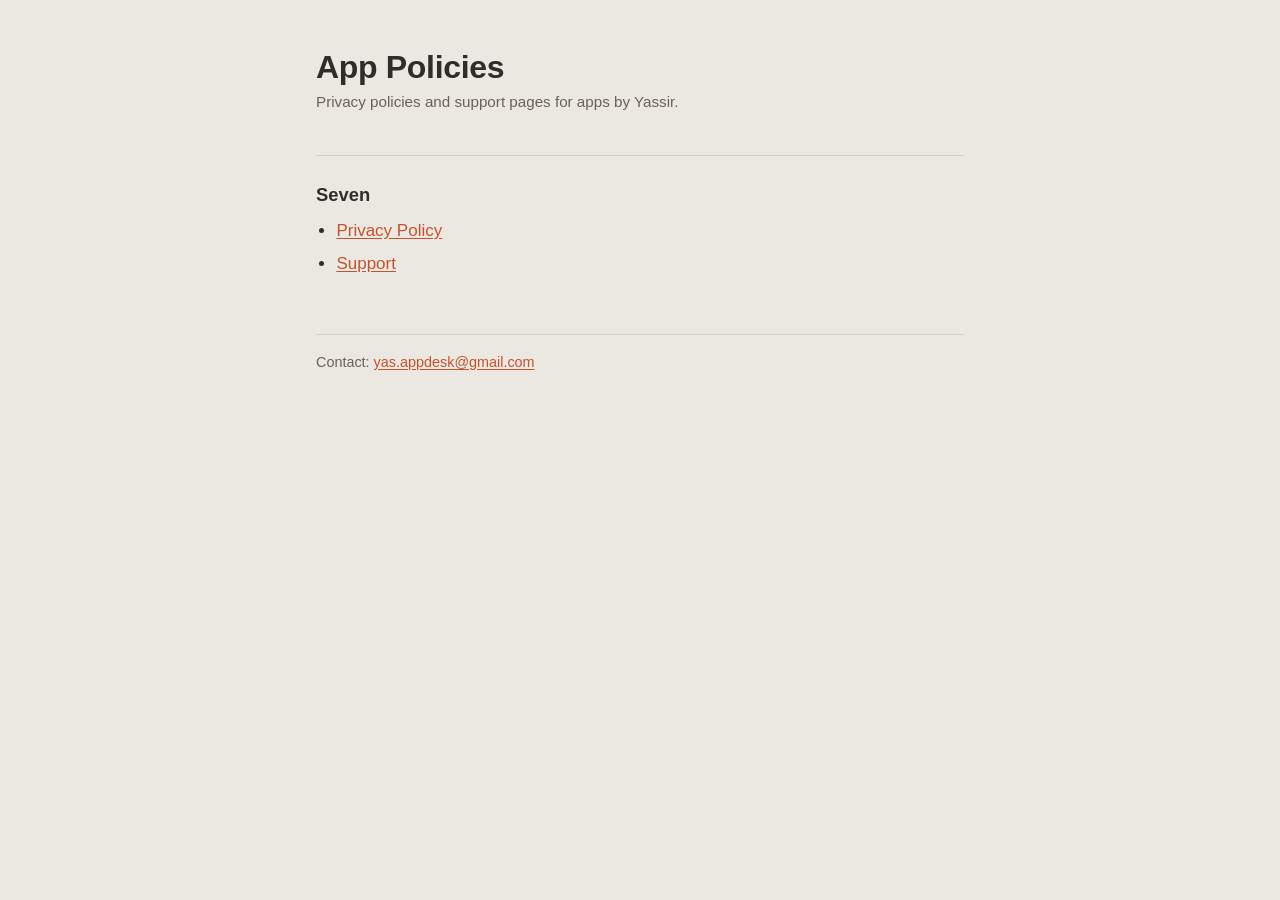
<file: index.html>
<!doctype html>
<html lang="en">
<head>
<meta charset="utf-8">
<meta name="viewport" content="width=device-width, initial-scale=1">
<title>App Policies</title>
<link rel="stylesheet" href="style.css">
</head>
<body>
<main>
<h1>App Policies</h1>
<p class="meta">Privacy policies and support pages for apps by Yassir.</p>
<h2>Seven</h2>
<ul>
  <li><a href="seven/privacy.html">Privacy Policy</a></li>
  <li><a href="seven/support.html">Support</a></li>
</ul>
<footer>Contact: <a href="mailto:yas.appdesk@gmail.com">yas.appdesk@gmail.com</a></footer>
</main>
</body>
</html>
</file>
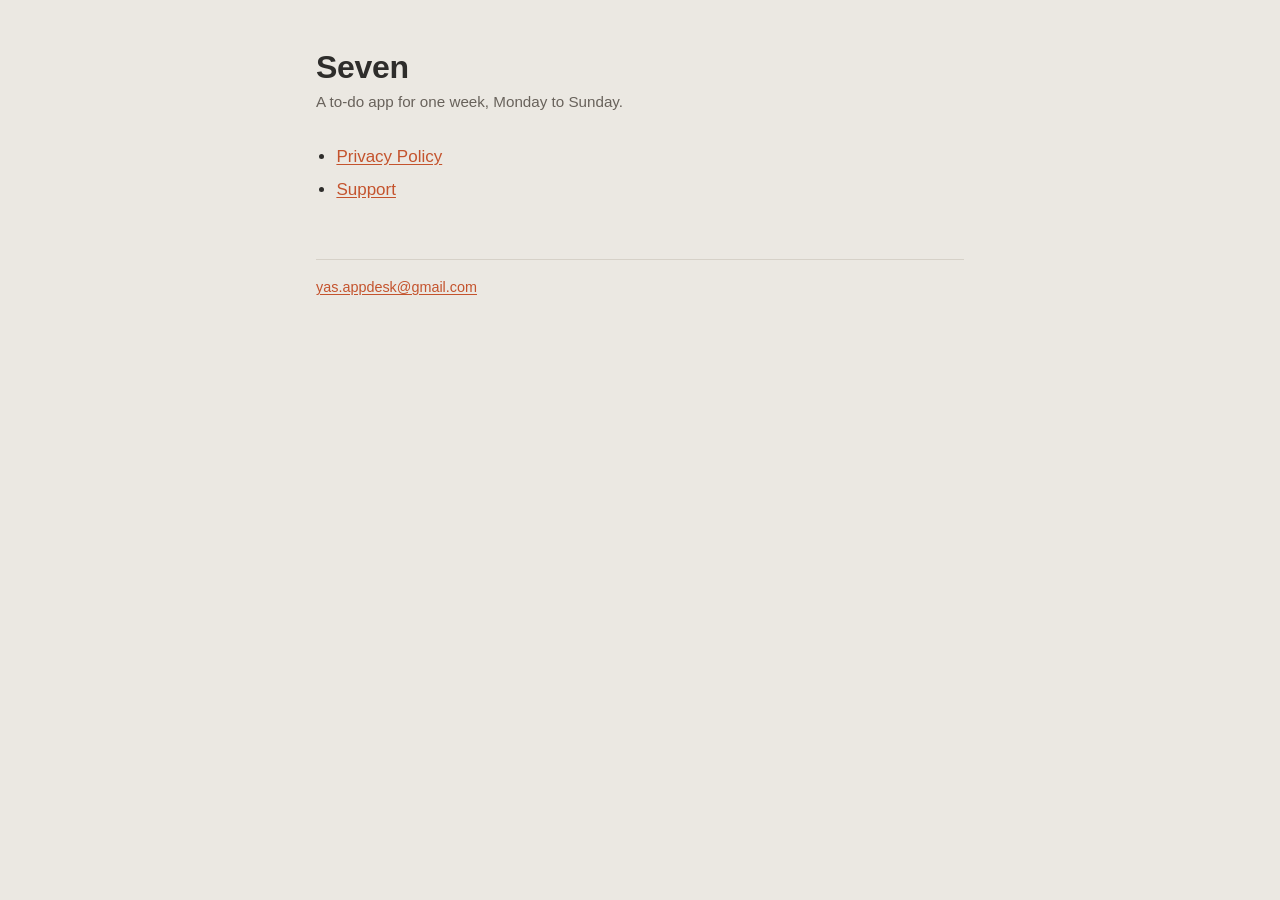
<file: seven/index.html>
<!doctype html>
<html lang="en">
<head>
<meta charset="utf-8">
<meta name="viewport" content="width=device-width, initial-scale=1">
<title>Seven</title>
<meta name="description" content="Seven, a to-do app for one week: policies and support.">
<link rel="stylesheet" href="../style.css">
</head>
<body>
<main>
<h1>Seven</h1>
<p class="meta">A to-do app for one week, Monday to Sunday.</p>
<ul>
  <li><a href="privacy.html">Privacy Policy</a></li>
  <li><a href="support.html">Support</a></li>
</ul>
<footer><a href="mailto:yas.appdesk@gmail.com">yas.appdesk@gmail.com</a></footer>
</main>
</body>
</html>
</file>
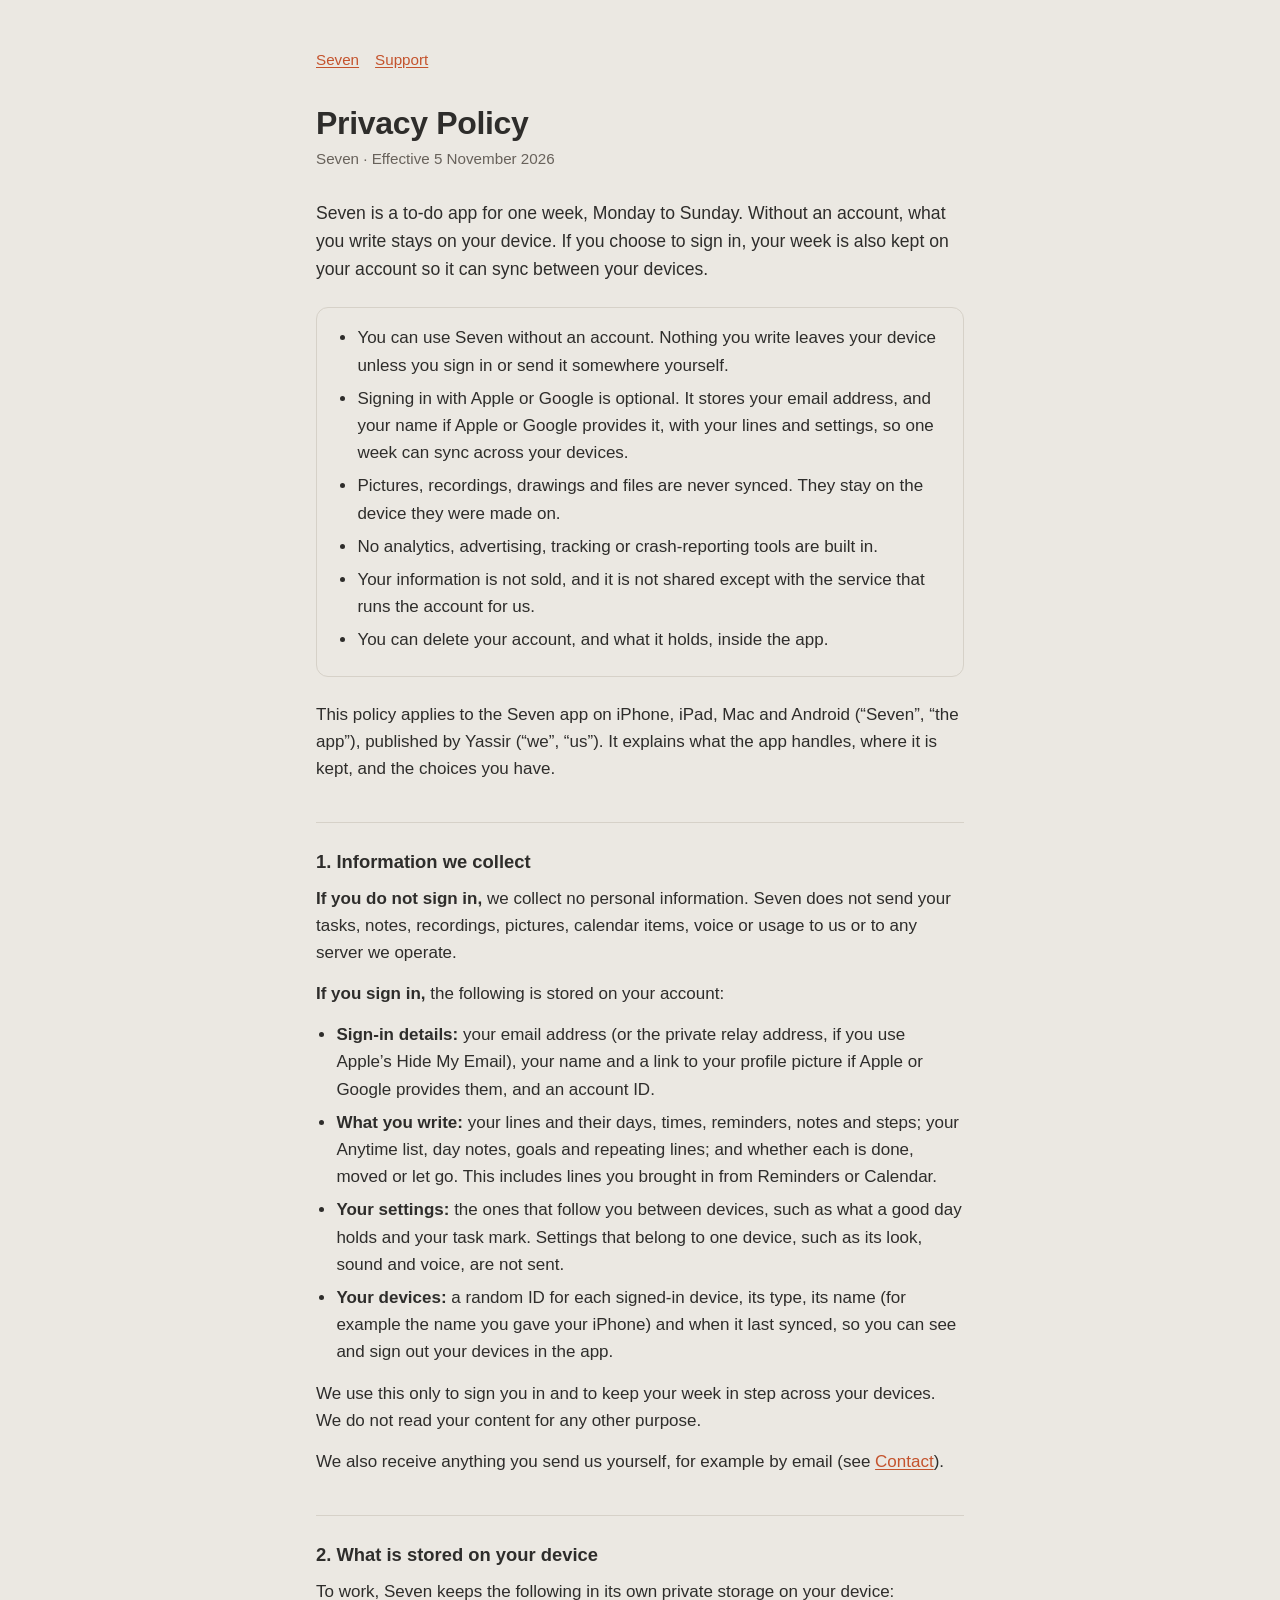
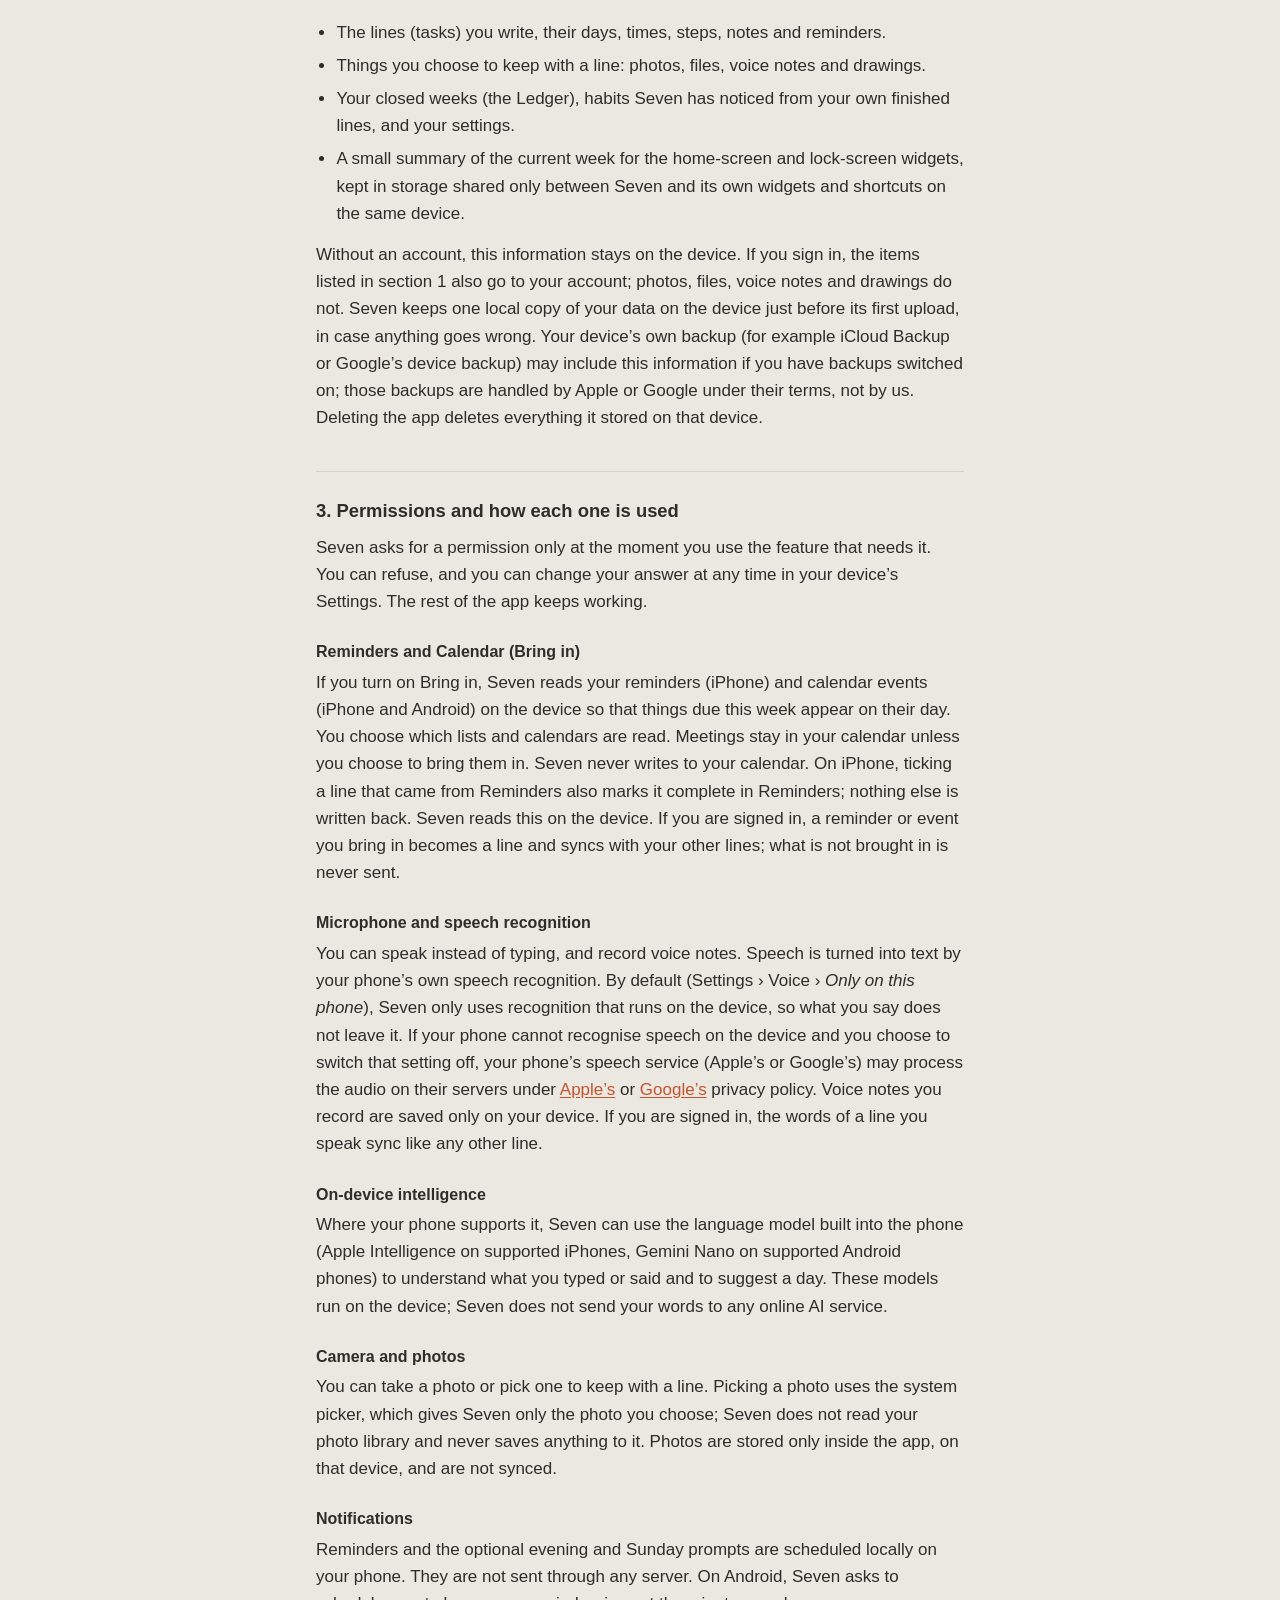
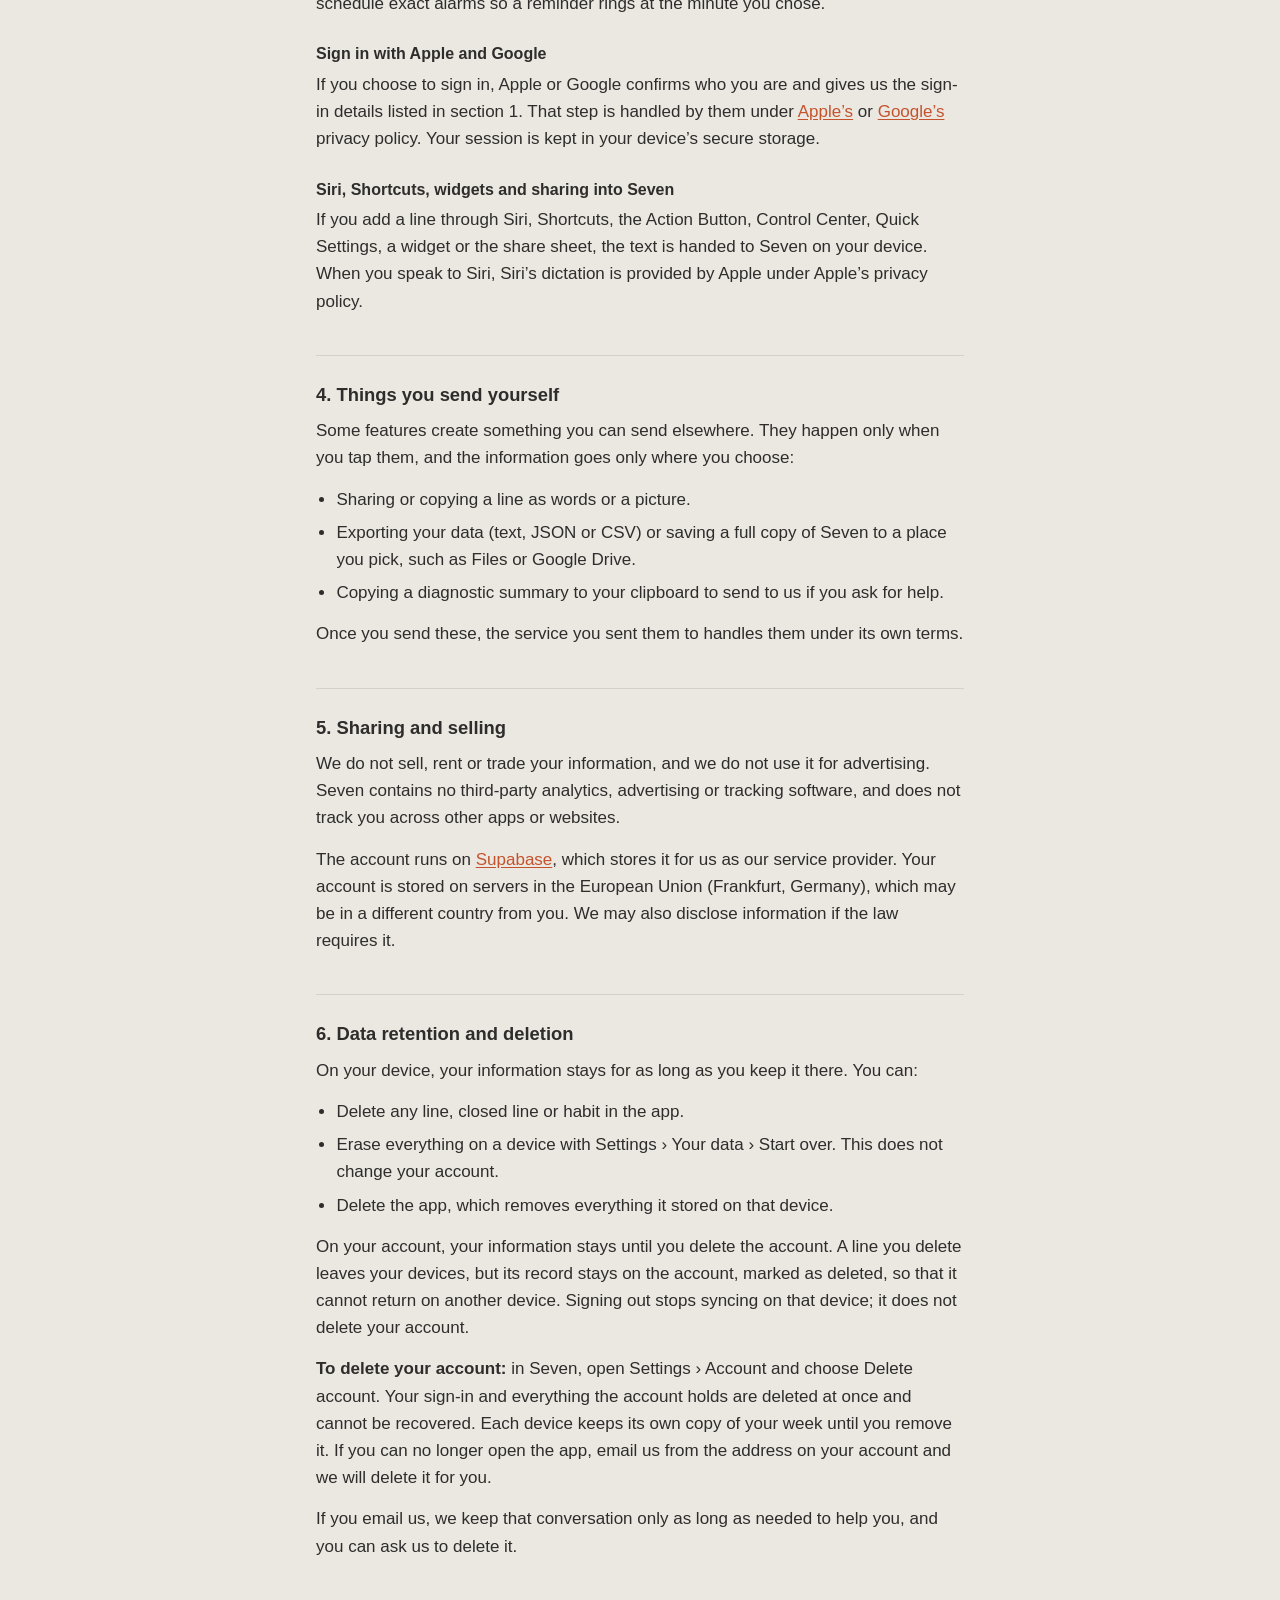
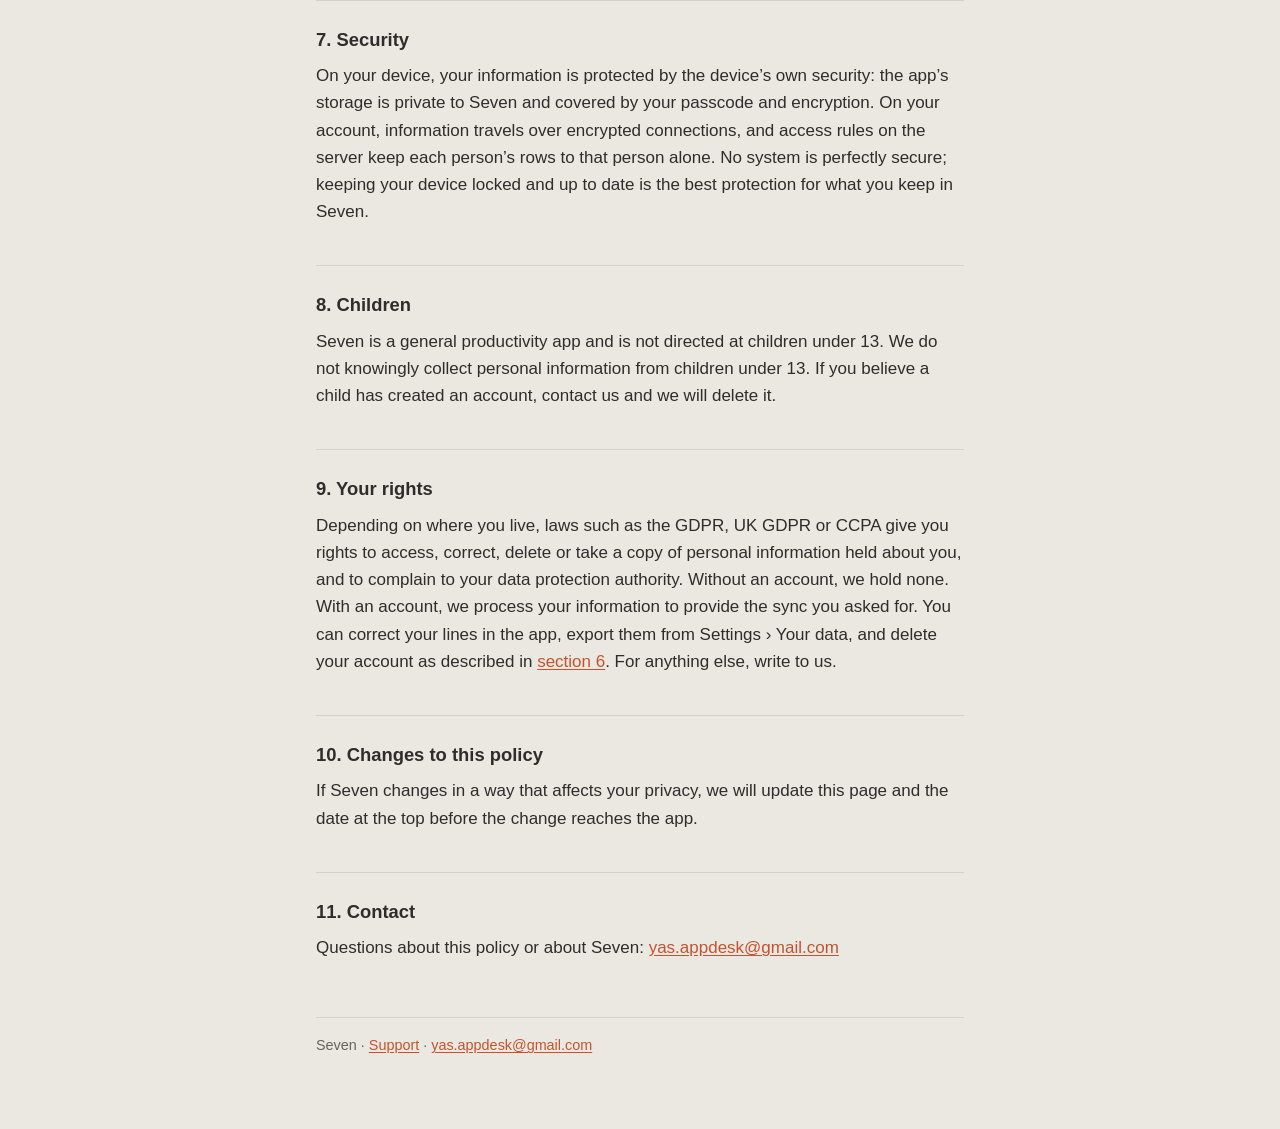
<file: seven/privacy.html>
<!doctype html>
<html lang="en">
<head>
<meta charset="utf-8">
<meta name="viewport" content="width=device-width, initial-scale=1">
<title>Seven Privacy Policy</title>
<meta name="description" content="How the Seven app handles your information: on your device by default, on your account only if you sign in.">
<link rel="stylesheet" href="../style.css">
</head>
<body>
<main>
<nav><a href="./">Seven</a><a href="support.html">Support</a></nav>

<h1>Privacy Policy</h1>
<p class="meta">Seven · Effective 5 November 2026</p>

<p class="lede">Seven is a to-do app for one week, Monday to Sunday. Without an account, what you write stays on your device. If you choose to sign in, your week is also kept on your account so it can sync between your devices.</p>

<div class="summary">
<ul>
  <li>You can use Seven without an account. Nothing you write leaves your device unless you sign in or send it somewhere yourself.</li>
  <li>Signing in with Apple or Google is optional. It stores your email address, and your name if Apple or Google provides it, with your lines and settings, so one week can sync across your devices.</li>
  <li>Pictures, recordings, drawings and files are never synced. They stay on the device they were made on.</li>
  <li>No analytics, advertising, tracking or crash-reporting tools are built in.</li>
  <li>Your information is not sold, and it is not shared except with the service that runs the account for us.</li>
  <li>You can delete your account, and what it holds, inside the app.</li>
</ul>
</div>

<p>This policy applies to the Seven app on iPhone, iPad, Mac and Android (“Seven”, “the app”), published by Yassir (“we”, “us”). It explains what the app handles, where it is kept, and the choices you have.</p>

<h2>1. Information we collect</h2>
<p><strong>If you do not sign in,</strong> we collect no personal information. Seven does not send your tasks, notes, recordings, pictures, calendar items, voice or usage to us or to any server we operate.</p>
<p><strong>If you sign in,</strong> the following is stored on your account:</p>
<ul>
  <li><strong>Sign-in details:</strong> your email address (or the private relay address, if you use Apple’s Hide My Email), your name and a link to your profile picture if Apple or Google provides them, and an account ID.</li>
  <li><strong>What you write:</strong> your lines and their days, times, reminders, notes and steps; your Anytime list, day notes, goals and repeating lines; and whether each is done, moved or let go. This includes lines you brought in from Reminders or Calendar.</li>
  <li><strong>Your settings:</strong> the ones that follow you between devices, such as what a good day holds and your task mark. Settings that belong to one device, such as its look, sound and voice, are not sent.</li>
  <li><strong>Your devices:</strong> a random ID for each signed-in device, its type, its name (for example the name you gave your iPhone) and when it last synced, so you can see and sign out your devices in the app.</li>
</ul>
<p>We use this only to sign you in and to keep your week in step across your devices. We do not read your content for any other purpose.</p>
<p>We also receive anything you send us yourself, for example by email (see <a href="#contact">Contact</a>).</p>

<h2>2. What is stored on your device</h2>
<p>To work, Seven keeps the following in its own private storage on your device:</p>
<ul>
  <li>The lines (tasks) you write, their days, times, steps, notes and reminders.</li>
  <li>Things you choose to keep with a line: photos, files, voice notes and drawings.</li>
  <li>Your closed weeks (the Ledger), habits Seven has noticed from your own finished lines, and your settings.</li>
  <li>A small summary of the current week for the home-screen and lock-screen widgets, kept in storage shared only between Seven and its own widgets and shortcuts on the same device.</li>
</ul>
<p>Without an account, this information stays on the device. If you sign in, the items listed in section 1 also go to your account; photos, files, voice notes and drawings do not. Seven keeps one local copy of your data on the device just before its first upload, in case anything goes wrong. Your device’s own backup (for example iCloud Backup or Google’s device backup) may include this information if you have backups switched on; those backups are handled by Apple or Google under their terms, not by us. Deleting the app deletes everything it stored on that device.</p>

<h2>3. Permissions and how each one is used</h2>
<p>Seven asks for a permission only at the moment you use the feature that needs it. You can refuse, and you can change your answer at any time in your device’s Settings. The rest of the app keeps working.</p>

<h3>Reminders and Calendar (Bring in)</h3>
<p>If you turn on Bring in, Seven reads your reminders (iPhone) and calendar events (iPhone and Android) on the device so that things due this week appear on their day. You choose which lists and calendars are read. Meetings stay in your calendar unless you choose to bring them in. Seven never writes to your calendar. On iPhone, ticking a line that came from Reminders also marks it complete in Reminders; nothing else is written back. Seven reads this on the device. If you are signed in, a reminder or event you bring in becomes a line and syncs with your other lines; what is not brought in is never sent.</p>

<h3>Microphone and speech recognition</h3>
<p>You can speak instead of typing, and record voice notes. Speech is turned into text by your phone’s own speech recognition. By default (Settings › Voice › <em>Only on this phone</em>), Seven only uses recognition that runs on the device, so what you say does not leave it. If your phone cannot recognise speech on the device and you choose to switch that setting off, your phone’s speech service (Apple’s or Google’s) may process the audio on their servers under <a href="https://www.apple.com/legal/privacy/">Apple’s</a> or <a href="https://policies.google.com/privacy">Google’s</a> privacy policy. Voice notes you record are saved only on your device. If you are signed in, the words of a line you speak sync like any other line.</p>

<h3>On-device intelligence</h3>
<p>Where your phone supports it, Seven can use the language model built into the phone (Apple Intelligence on supported iPhones, Gemini Nano on supported Android phones) to understand what you typed or said and to suggest a day. These models run on the device; Seven does not send your words to any online AI service.</p>

<h3>Camera and photos</h3>
<p>You can take a photo or pick one to keep with a line. Picking a photo uses the system picker, which gives Seven only the photo you choose; Seven does not read your photo library and never saves anything to it. Photos are stored only inside the app, on that device, and are not synced.</p>

<h3>Notifications</h3>
<p>Reminders and the optional evening and Sunday prompts are scheduled locally on your phone. They are not sent through any server. On Android, Seven asks to schedule exact alarms so a reminder rings at the minute you chose.</p>

<h3>Sign in with Apple and Google</h3>
<p>If you choose to sign in, Apple or Google confirms who you are and gives us the sign-in details listed in section 1. That step is handled by them under <a href="https://www.apple.com/legal/privacy/">Apple’s</a> or <a href="https://policies.google.com/privacy">Google’s</a> privacy policy. Your session is kept in your device’s secure storage.</p>

<h3>Siri, Shortcuts, widgets and sharing into Seven</h3>
<p>If you add a line through Siri, Shortcuts, the Action Button, Control Center, Quick Settings, a widget or the share sheet, the text is handed to Seven on your device. When you speak to Siri, Siri’s dictation is provided by Apple under Apple’s privacy policy.</p>

<h2>4. Things you send yourself</h2>
<p>Some features create something you can send elsewhere. They happen only when you tap them, and the information goes only where you choose:</p>
<ul>
  <li>Sharing or copying a line as words or a picture.</li>
  <li>Exporting your data (text, JSON or CSV) or saving a full copy of Seven to a place you pick, such as Files or Google Drive.</li>
  <li>Copying a diagnostic summary to your clipboard to send to us if you ask for help.</li>
</ul>
<p>Once you send these, the service you sent them to handles them under its own terms.</p>

<h2>5. Sharing and selling</h2>
<p>We do not sell, rent or trade your information, and we do not use it for advertising. Seven contains no third-party analytics, advertising or tracking software, and does not track you across other apps or websites.</p>
<p>The account runs on <a href="https://supabase.com/privacy">Supabase</a>, which stores it for us as our service provider. Your account is stored on servers in the European Union (Frankfurt, Germany), which may be in a different country from you. We may also disclose information if the law requires it.</p>

<h2 id="delete">6. Data retention and deletion</h2>
<p>On your device, your information stays for as long as you keep it there. You can:</p>
<ul>
  <li>Delete any line, closed line or habit in the app.</li>
  <li>Erase everything on a device with Settings › Your data › Start over. This does not change your account.</li>
  <li>Delete the app, which removes everything it stored on that device.</li>
</ul>
<p>On your account, your information stays until you delete the account. A line you delete leaves your devices, but its record stays on the account, marked as deleted, so that it cannot return on another device. Signing out stops syncing on that device; it does not delete your account.</p>
<p><strong>To delete your account:</strong> in Seven, open Settings › Account and choose Delete account. Your sign-in and everything the account holds are deleted at once and cannot be recovered. Each device keeps its own copy of your week until you remove it. If you can no longer open the app, email us from the address on your account and we will delete it for you.</p>
<p>If you email us, we keep that conversation only as long as needed to help you, and you can ask us to delete it.</p>

<h2>7. Security</h2>
<p>On your device, your information is protected by the device’s own security: the app’s storage is private to Seven and covered by your passcode and encryption. On your account, information travels over encrypted connections, and access rules on the server keep each person’s rows to that person alone. No system is perfectly secure; keeping your device locked and up to date is the best protection for what you keep in Seven.</p>

<h2>8. Children</h2>
<p>Seven is a general productivity app and is not directed at children under 13. We do not knowingly collect personal information from children under 13. If you believe a child has created an account, contact us and we will delete it.</p>

<h2>9. Your rights</h2>
<p>Depending on where you live, laws such as the GDPR, UK GDPR or CCPA give you rights to access, correct, delete or take a copy of personal information held about you, and to complain to your data protection authority. Without an account, we hold none. With an account, we process your information to provide the sync you asked for. You can correct your lines in the app, export them from Settings › Your data, and delete your account as described in <a href="#delete">section 6</a>. For anything else, write to us.</p>

<h2>10. Changes to this policy</h2>
<p>If Seven changes in a way that affects your privacy, we will update this page and the date at the top before the change reaches the app.</p>

<h2 id="contact">11. Contact</h2>
<p>Questions about this policy or about Seven: <a href="mailto:yas.appdesk@gmail.com">yas.appdesk@gmail.com</a></p>

<footer>Seven · <a href="support.html">Support</a> · <a href="mailto:yas.appdesk@gmail.com">yas.appdesk@gmail.com</a></footer>
</main>
</body>
</html>
</file>
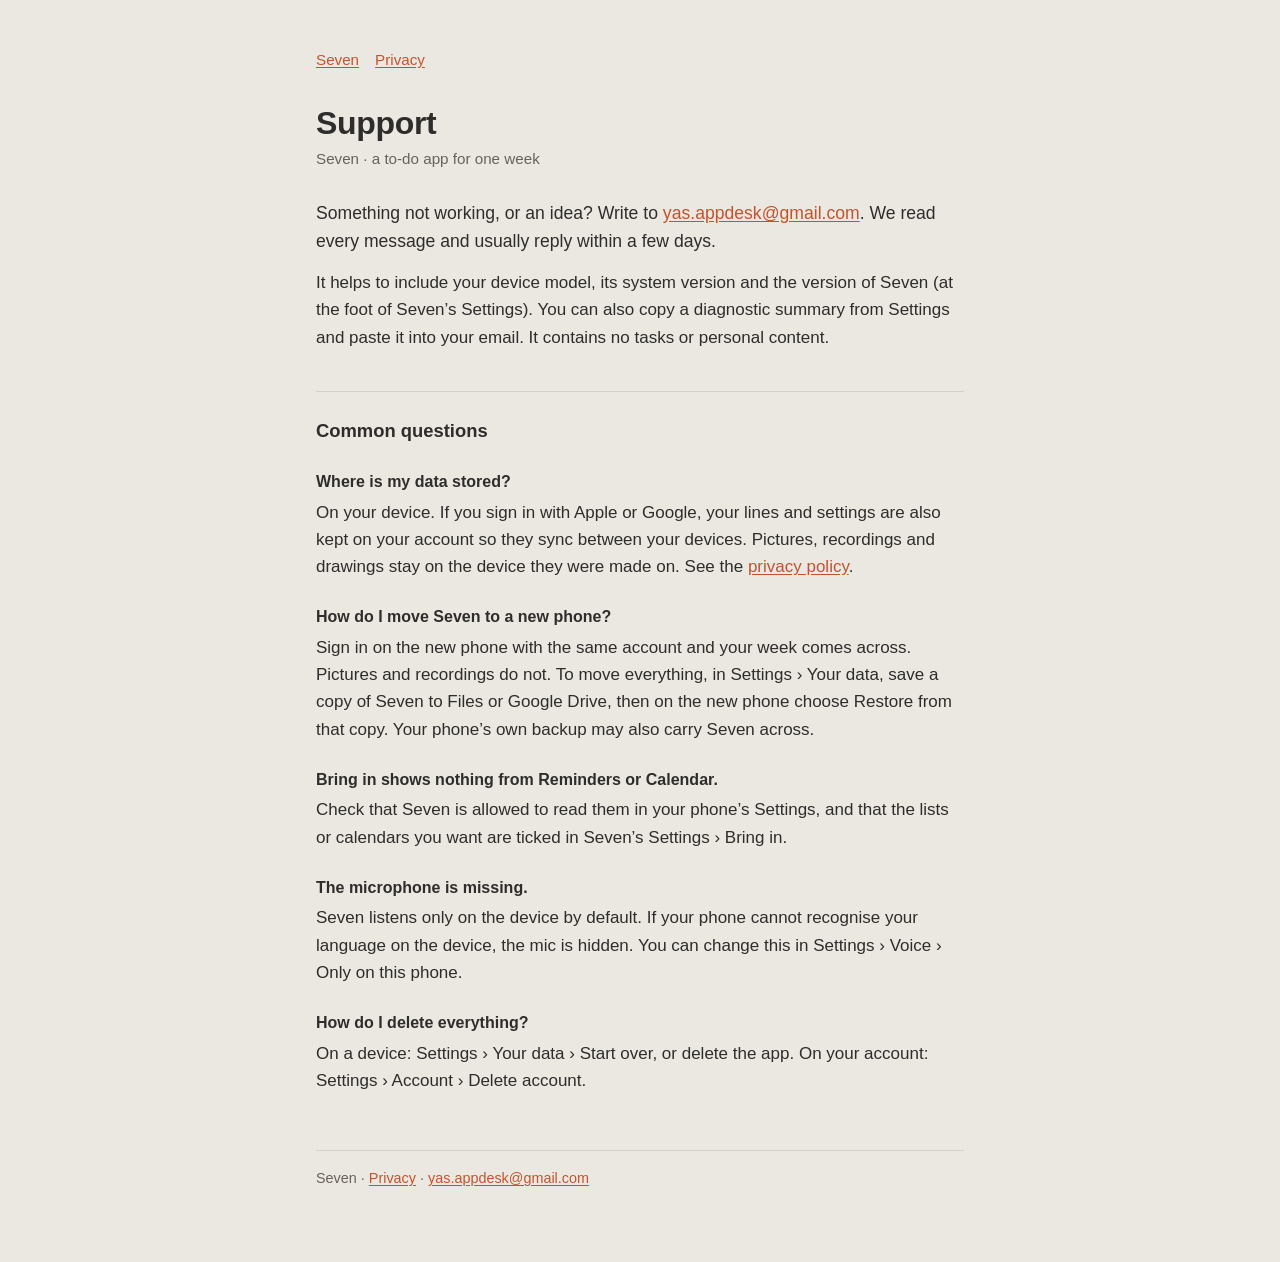
<file: seven/support.html>
<!doctype html>
<html lang="en">
<head>
<meta charset="utf-8">
<meta name="viewport" content="width=device-width, initial-scale=1">
<title>Seven Support</title>
<meta name="description" content="Help and contact for the Seven app.">
<link rel="stylesheet" href="../style.css">
</head>
<body>
<main>
<nav><a href="./">Seven</a><a href="privacy.html">Privacy</a></nav>

<h1>Support</h1>
<p class="meta">Seven · a to-do app for one week</p>

<p class="lede">Something not working, or an idea? Write to <a href="mailto:yas.appdesk@gmail.com">yas.appdesk@gmail.com</a>. We read every message and usually reply within a few days.</p>
<p>It helps to include your device model, its system version and the version of Seven (at the foot of Seven’s Settings). You can also copy a diagnostic summary from Settings and paste it into your email. It contains no tasks or personal content.</p>

<h2>Common questions</h2>

<h3>Where is my data stored?</h3>
<p>On your device. If you sign in with Apple or Google, your lines and settings are also kept on your account so they sync between your devices. Pictures, recordings and drawings stay on the device they were made on. See the <a href="privacy.html">privacy policy</a>.</p>

<h3>How do I move Seven to a new phone?</h3>
<p>Sign in on the new phone with the same account and your week comes across. Pictures and recordings do not. To move everything, in Settings › Your data, save a copy of Seven to Files or Google Drive, then on the new phone choose Restore from that copy. Your phone’s own backup may also carry Seven across.</p>

<h3>Bring in shows nothing from Reminders or Calendar.</h3>
<p>Check that Seven is allowed to read them in your phone’s Settings, and that the lists or calendars you want are ticked in Seven’s Settings › Bring in.</p>

<h3>The microphone is missing.</h3>
<p>Seven listens only on the device by default. If your phone cannot recognise your language on the device, the mic is hidden. You can change this in Settings › Voice › Only on this phone.</p>

<h3>How do I delete everything?</h3>
<p>On a device: Settings › Your data › Start over, or delete the app. On your account: Settings › Account › Delete account.</p>

<footer>Seven · <a href="privacy.html">Privacy</a> · <a href="mailto:yas.appdesk@gmail.com">yas.appdesk@gmail.com</a></footer>
</main>
</body>
</html>
</file>
<file: style.css>
:root {
  --paper: #EBE8E2;
  --ink: #2E2D2B;
  --quiet: #68625B;
  --line: #D6D1C8;
  --accent: #C4532D;
}
@media (prefers-color-scheme: dark) {
  :root {
    --paper: #2E2D2B;
    --ink: #EBE8E2;
    --quiet: #A8A298;
    --line: #45433F;
    --accent: #F0885F;
  }
}
* { box-sizing: border-box; }
html { -webkit-text-size-adjust: 100%; }
body {
  margin: 0;
  background: var(--paper);
  color: var(--ink);
  font: 17px/1.6 -apple-system, BlinkMacSystemFont, "Segoe UI", Roboto, Helvetica, Arial, sans-serif;
}
main { max-width: 680px; margin: 0 auto; padding: 48px 16px 72px; }
h1 { font-size: 2rem; line-height: 1.2; margin: 0 0 4px; letter-spacing: -0.01em; }
h2 { font-size: 1.15rem; margin: 40px 0 8px; padding-top: 24px; border-top: 1px solid var(--line); }
h3 { font-size: 1rem; margin: 24px 0 4px; }
p, ul { margin: 0 0 14px; }
ul { padding-left: 1.2em; }
li { margin-bottom: 6px; }
a { color: var(--accent); text-underline-offset: 2px; }
.meta { color: var(--quiet); font-size: 0.95rem; margin-bottom: 28px; }
.lede { font-size: 1.1rem; }
.summary { border: 1px solid var(--line); border-radius: 12px; padding: 16px 20px; margin: 24px 0; }
.summary ul { margin: 0; }
nav { font-size: 0.95rem; margin-bottom: 32px; }
nav a { margin-right: 16px; }
footer { color: var(--quiet); font-size: 0.9rem; margin-top: 56px; padding-top: 16px; border-top: 1px solid var(--line); }
</file>
